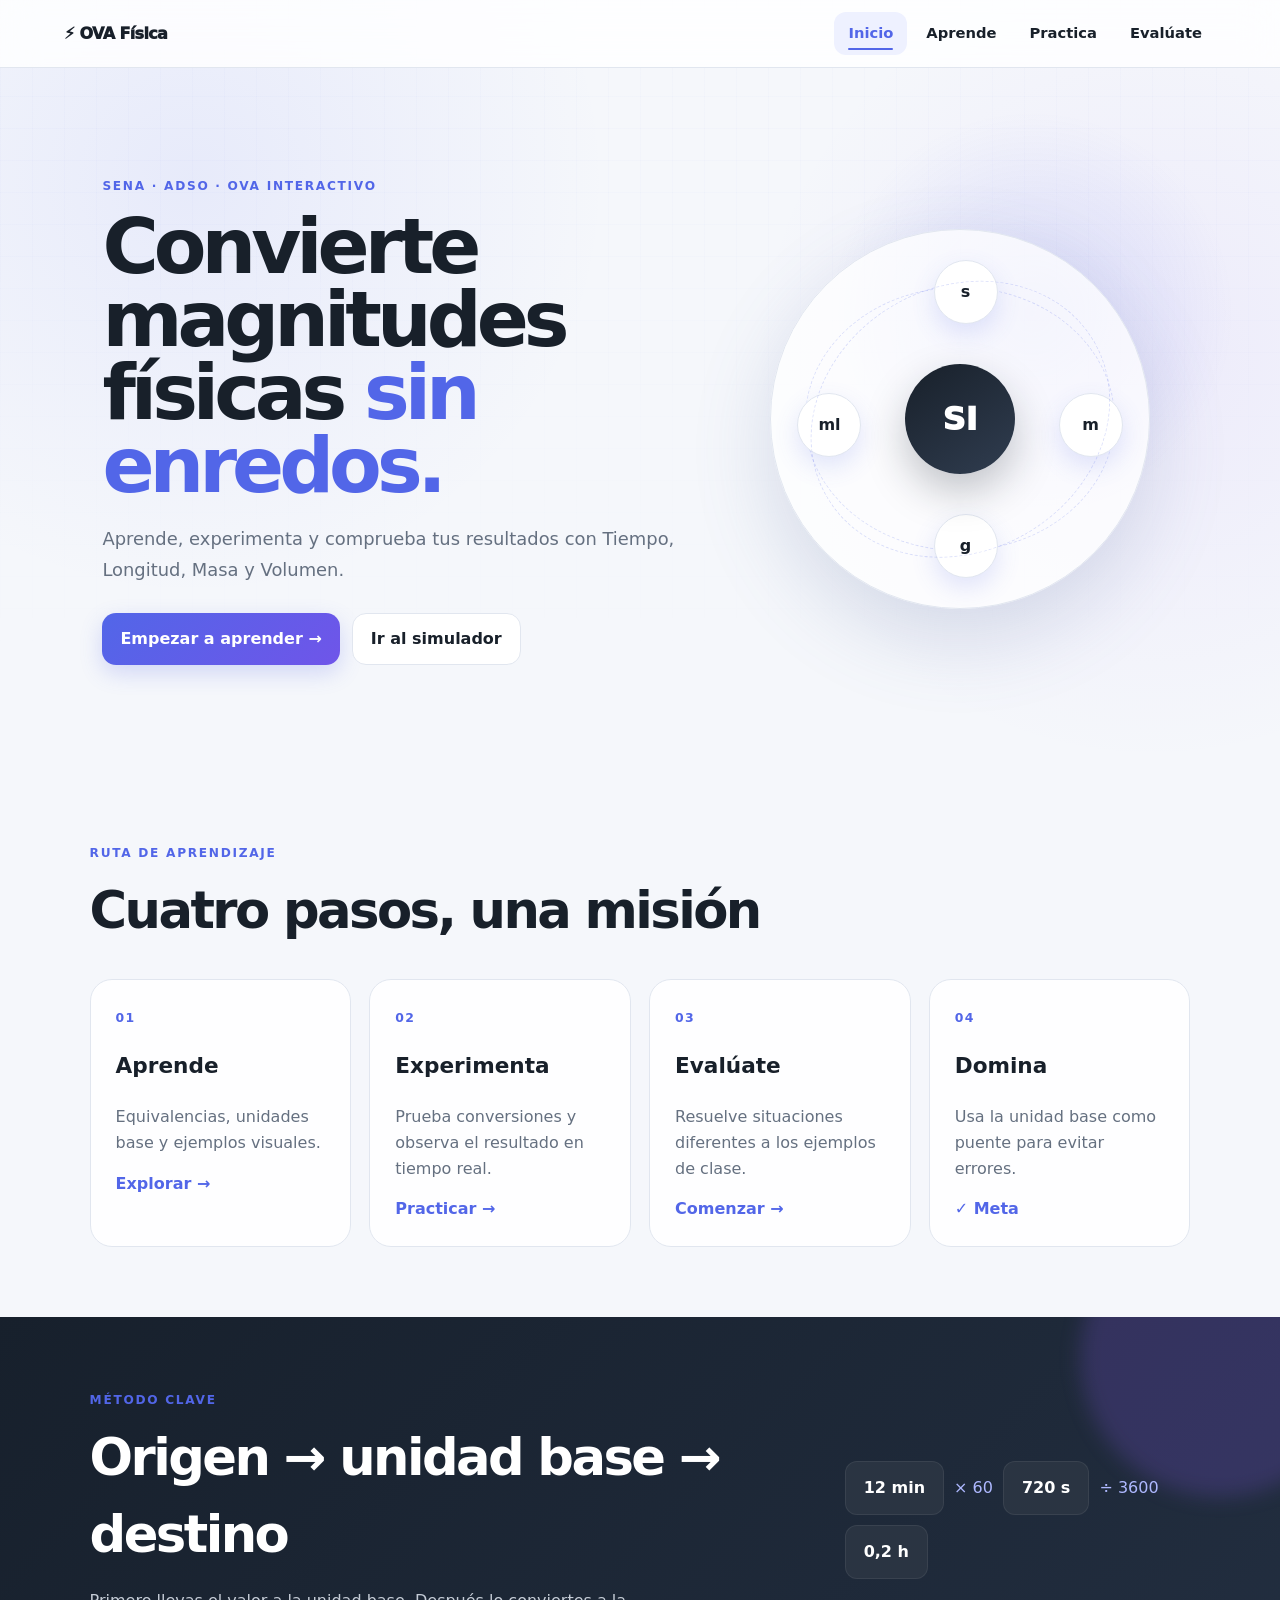
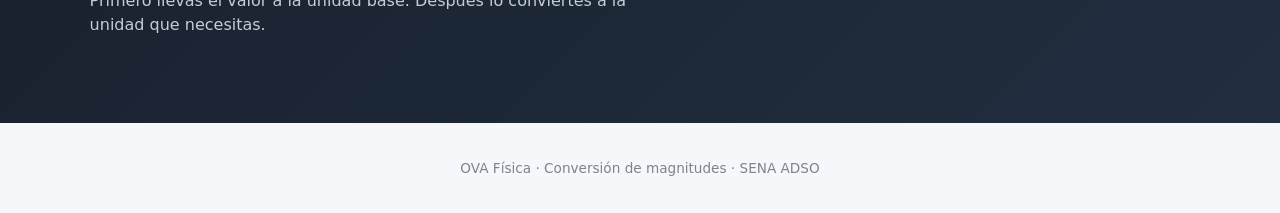
<file: index.html>
<!DOCTYPE html>
<html lang="es">

<head>
  <meta charset="UTF-8">
  <meta name="viewport" content="width=device-width, initial-scale=1.0">
  <title>Inicio · OVA Física</title>
  <link rel="stylesheet" href="css/estilos.css">
</head>

<body>
  <header class="topbar">
    <a class="brand" href="index.html">⚡ OVA Física</a>
    <nav aria-label="Navegación principal">
      <a href="index.html">Inicio</a>
      <a href="contenidos.html">Aprende</a>
      <a href="actividad.html">Practica</a>
      <a href="evaluacion.html">Evalúate</a>
    </nav>
  </header>
  <main>
    <section class="hero">
      <div class="hero-copy">
        <span class="eyebrow">SENA · ADSO · OVA interactivo</span>
        <h1>Convierte magnitudes físicas <span>sin enredos.</span></h1>
        <p>Aprende, experimenta y comprueba tus resultados con Tiempo, Longitud, Masa y Volumen.</p>
        <div class="actions">
          <a class="btn primary" href="contenidos.html">Empezar a aprender →</a>
          <a class="btn ghost" href="actividad.html">Ir al simulador</a>
        </div>
      </div>
      <div class="hero-orbit" aria-hidden="true">
        <div class="orbit-center">SI</div>
        <div class="orbit o1">s</div>
        <div class="orbit o2">m</div>
        <div class="orbit o3">g</div>
        <div class="orbit o4">ml</div>
      </div>
    </section>
    <section class="section">
      <div class="section-head"><span class="eyebrow">Ruta de aprendizaje</span>
        <h2>Cuatro pasos, una misión</h2>
      </div>
      <div class="cards four">
        <a class="feature-card" href="contenidos.html"><b>01</b>
          <h3>Aprende</h3>
          <p>Equivalencias, unidades base y ejemplos visuales.</p><span>Explorar →</span>
        </a>
        <a class="feature-card" href="actividad.html"><b>02</b>
          <h3>Experimenta</h3>
          <p>Prueba conversiones y observa el resultado en tiempo real.</p><span>Practicar →</span>
        </a>
        <a class="feature-card" href="evaluacion.html"><b>03</b>
          <h3>Evalúate</h3>
          <p>Resuelve situaciones diferentes a los ejemplos de clase.</p><span>Comenzar →</span>
        </a>
        <div class="feature-card"><b>04</b>
          <h3>Domina</h3>
          <p>Usa la unidad base como puente para evitar errores.</p><span>✓ Meta</span>
        </div>
      </div>
    </section>
    <section class="section dark-panel">
      <div><span class="eyebrow">Método clave</span>
        <h2>Origen → unidad base → destino</h2>
        <p>Primero llevas el valor a la unidad base. Después lo conviertes a la unidad que necesitas.</p>
      </div>
      <div class="formula-flow"><span>12 min</span><i>× 60</i><span>720 s</span><i>÷ 3600</i><span>0,2 h</span></div>
    </section>
  </main>
  <footer>OVA Física · Conversión de magnitudes · SENA ADSO</footer>
<script src="js/animaciones.js"></script>
<script src="js/interacciones.js"></script>
</body>
</html>
</file>
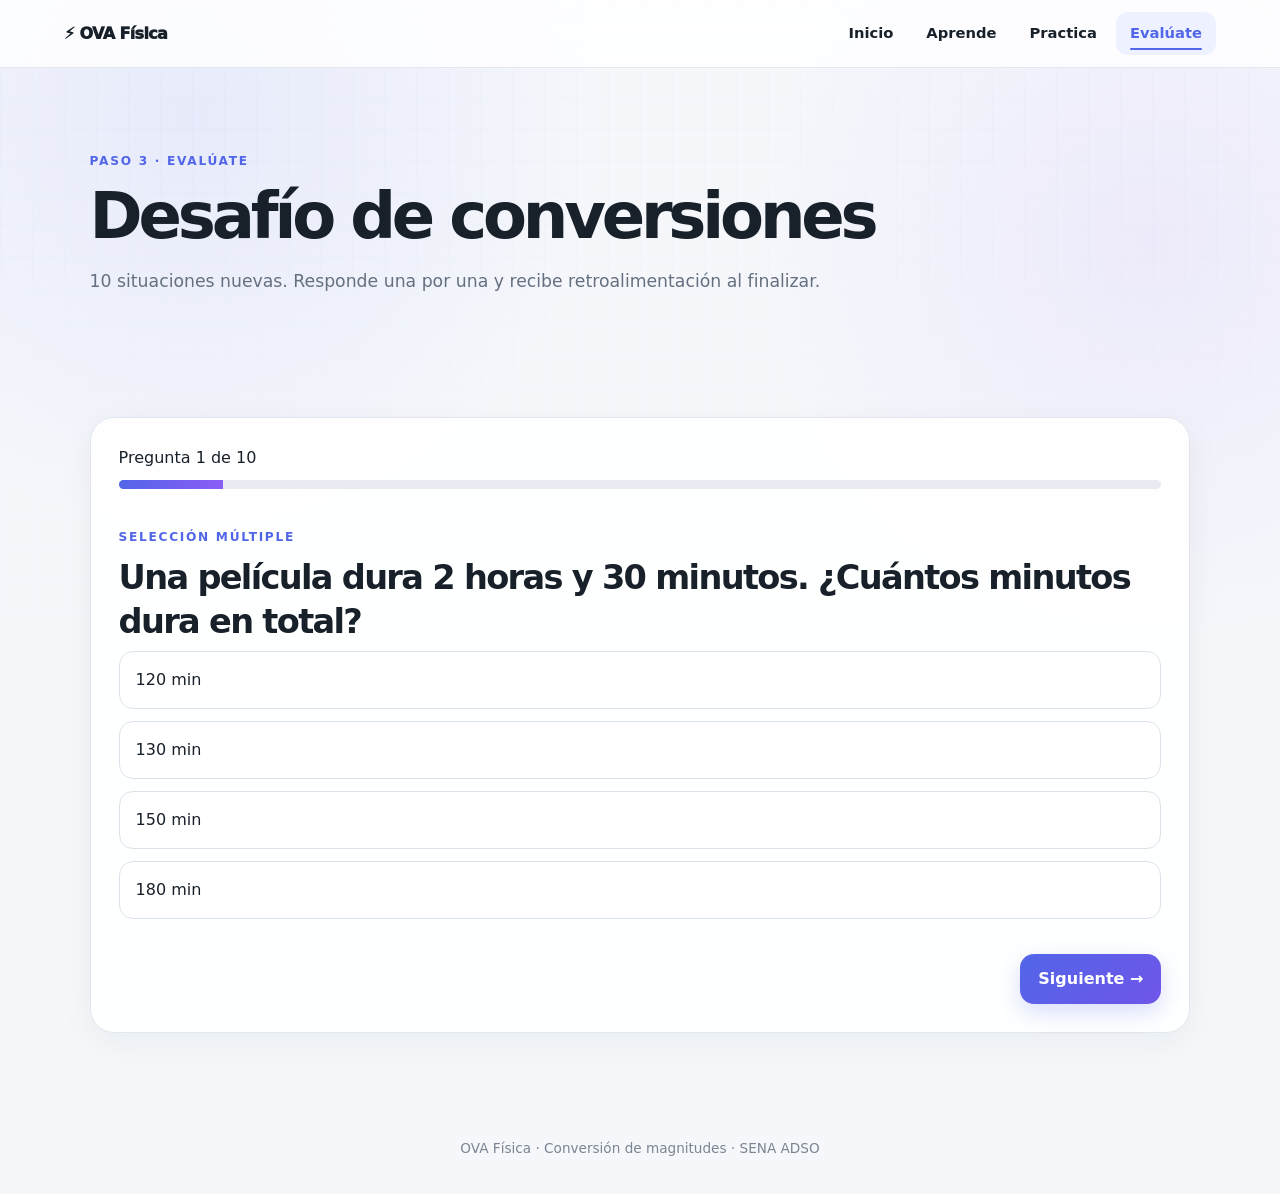
<file: evaluacion.html>
<!DOCTYPE html>
<html lang="es">

<head>
  <meta charset="UTF-8">
  <meta name="viewport" content="width=device-width, initial-scale=1.0">
  <title>Evaluación · OVA Física</title>
  <link rel="stylesheet" href="css/estilos.css">
</head>

<body>
  <header class="topbar">
    <a class="brand" href="index.html">⚡ OVA Física</a>
    <nav aria-label="Navegación principal">
      <a href="index.html">Inicio</a>
      <a href="contenidos.html">Aprende</a>
      <a href="actividad.html">Practica</a>
      <a href="evaluacion.html">Evalúate</a>
    </nav>
  </header>
  <main>
    <section class="page-hero compact"><span class="eyebrow">Paso 3 · Evalúate</span>
      <h1>Desafío de conversiones</h1>
      <p>10 situaciones nuevas. Responde una por una y recibe retroalimentación al finalizar.</p>
    </section>
    <section class="section">
      <div class="quiz-shell">
        <div class="quiz-progress"><span id="progreso-texto">Pregunta 1 de 10</span>
          <div><i id="barra-progreso"></i></div>
        </div>
        <div id="contenedor-preguntas"></div>

        <!-- Contenedor de resultado integrado correctamente en el flujo -->
        <div id="resultado-final" class="result-final hidden"></div>

        <div class="quiz-actions">
          <button id="anterior" class="btn ghost" type="button">← Anterior</button>
          <button id="siguiente" class="btn primary" type="button">Siguiente →</button>
          <button id="boton-calificar" class="btn primary hidden" type="button">Finalizar evaluación</button>
        </div>
      </div>
    </section>
  </main>
  <footer>OVA Física · Conversión de magnitudes · SENA ADSO</footer>

  <script src="js/evaluacion.js"></script>
  <script src="js/interacciones.js"></script>
</body>

</html>
</file>
<file: css/estilos.css>
@import url("variables.css");
@import url("animaciones.css");

*{box-sizing:border-box}
html{scroll-behavior:smooth}
body{
  margin:0;
  font-family:Inter,ui-sans-serif,system-ui,-apple-system,BlinkMacSystemFont,"Segoe UI",sans-serif;
  background:
    radial-gradient(circle at 15% 10%, rgba(91,108,245,.09), transparent 26rem),
    radial-gradient(circle at 90% 20%, rgba(139,92,246,.08), transparent 25rem),
    var(--color-fondo);
  color:var(--color-texto);
  line-height:1.5;
  overflow-x:hidden;
}
body::before{
  content:"";position:fixed;inset:0;pointer-events:none;z-index:-1;
  background-image:linear-gradient(rgba(82,102,232,.025) 1px,transparent 1px),linear-gradient(90deg,rgba(82,102,232,.025) 1px,transparent 1px);
  background-size:32px 32px;
  mask-image:linear-gradient(to bottom,black,transparent 75%);
}
a{text-decoration:none;color:inherit}
button,input,select{font:inherit}
button{color:inherit}
::selection{background:var(--color-primario);color:#fff}
:focus-visible{outline:3px solid rgba(82,102,232,.35);outline-offset:3px}

.topbar{
  position:sticky;top:0;z-index:50;min-height:68px;
  background:rgba(255,255,255,.82);backdrop-filter:blur(18px);
  border-bottom:1px solid var(--color-borde);
  display:flex;align-items:center;justify-content:space-between;
  padding:10px clamp(18px,5vw,72px);
}
.topbar::after{content:"";position:absolute;left:0;bottom:-1px;height:2px;width:var(--scroll-progress,0%);background:linear-gradient(90deg,var(--color-primario),var(--color-acento));transition:width .1s linear}
.brand{font-weight:950;letter-spacing:-.04em;display:inline-flex;align-items:center;gap:8px}
.brand::first-letter{color:var(--color-primario)}
.topbar nav{display:flex;gap:5px;align-items:center}
.topbar nav a{
  position:relative;padding:10px 14px;border-radius:12px;font-size:.92rem;font-weight:750;
  transition:transform var(--transicion),background var(--transicion),color var(--transicion);
}
.topbar nav a::after{content:"";position:absolute;left:14px;right:14px;bottom:5px;height:2px;border-radius:99px;background:var(--color-primario);transform:scaleX(0);transform-origin:center;transition:transform var(--transicion)}
.topbar nav a:hover{background:var(--color-superficie-acento);transform:translateY(-1px)}
.topbar nav a.active{color:var(--color-primario);background:var(--color-superficie-acento)}
.topbar nav a.active::after{transform:scaleX(1)}

.hero{
  min-height:78vh;padding:80px clamp(24px,8vw,120px);
  display:grid;grid-template-columns:1.15fr .85fr;gap:50px;align-items:center;
  position:relative;isolation:isolate;
}
.hero::before{
  content:"";position:absolute;width:420px;height:420px;border-radius:50%;
  background:radial-gradient(circle,rgba(82,102,232,.14),transparent 68%);
  right:3%;top:5%;z-index:-1;animation:flotar 7s ease-in-out infinite;
}
.hero h1,.page-hero h1{font-size:clamp(2.5rem,6vw,5.5rem);line-height:.95;letter-spacing:-.065em;margin:14px 0 22px}
.hero h1 span{color:var(--color-primario)}
.hero p{font-size:1.12rem;max-width:650px;line-height:1.7;color:var(--color-texto-suave)}
.eyebrow{font-size:.76rem;text-transform:uppercase;letter-spacing:.14em;font-weight:900;color:var(--color-primario)}
.actions{display:flex;gap:12px;margin-top:28px;flex-wrap:wrap}

.btn{
  border:0;border-radius:14px;padding:13px 18px;font-weight:850;cursor:pointer;
  display:inline-flex;align-items:center;justify-content:center;gap:8px;
  transition:transform var(--transicion),box-shadow var(--transicion),background var(--transicion),filter var(--transicion);
  position:relative;overflow:hidden;
}
.btn::after{content:"";position:absolute;width:20px;height:20px;border-radius:50%;background:rgba(255,255,255,.35);transform:scale(0);opacity:0}
.btn.ripple::after{animation:onda .55s ease-out}
.btn:hover{transform:translateY(-2px);box-shadow:0 12px 25px rgba(24,32,42,.12)}
.btn:active{transform:translateY(0) scale(.98)}
.btn.primary{background:linear-gradient(135deg,var(--color-primario),#6f55e9);color:#fff;box-shadow:0 8px 22px rgba(82,102,232,.22)}
.btn.primary:hover{filter:brightness(1.05)}
.btn.ghost{background:var(--color-superficie);border:1px solid var(--color-borde)}

.hero-orbit{
  width:min(380px,80vw);aspect-ratio:1;border-radius:50%;background:rgba(255,255,255,.72);
  border:1px solid var(--color-borde);box-shadow:var(--sombra-fuerte);position:relative;display:grid;place-items:center;margin:auto;
  animation:entradaZoom .8s .15s both;
}
.hero-orbit::before,.hero-orbit::after{content:"";position:absolute;border:1px dashed rgba(82,102,232,.2);border-radius:50%;inset:15% 9%}
.hero-orbit::after{inset:9% 15%;transform:rotate(60deg)}
.orbit-center{width:110px;height:110px;border-radius:50%;background:linear-gradient(145deg,#18202a,#303d50);color:#fff;display:grid;place-items:center;font-size:2rem;font-weight:950;box-shadow:0 18px 40px rgba(24,32,42,.25);z-index:2}
.orbit{position:absolute;width:64px;height:64px;border-radius:50%;display:grid;place-items:center;background:#fff;font-weight:900;box-shadow:0 10px 25px rgba(82,102,232,.16);border:1px solid var(--color-borde);animation:pulso 3s ease-in-out infinite}
.o1{top:8%;left:43%}.o2{right:7%;top:43%;animation-delay:.5s}.o3{bottom:8%;left:43%;animation-delay:1s}.o4{left:7%;top:43%;animation-delay:1.5s}

.section{padding:70px clamp(20px,7vw,100px);max-width:1300px;margin:auto}
.section-head{margin-bottom:30px}
.section h2{font-size:clamp(2rem,4vw,3.4rem);letter-spacing:-.05em;margin:8px 0}
.cards{display:grid;gap:18px}.cards.four{grid-template-columns:repeat(4,1fr)}
.feature-card{
  background:rgba(255,255,255,.86);border:1px solid var(--color-borde);border-radius:22px;padding:25px;min-height:220px;
  transition:transform var(--transicion),box-shadow var(--transicion),border-color var(--transicion);
  position:relative;overflow:hidden;
}
.feature-card::before{content:"";position:absolute;inset:0 auto auto 0;width:100%;height:3px;background:linear-gradient(90deg,var(--color-primario),var(--color-acento));transform:scaleX(0);transform-origin:left;transition:transform .35s}
.feature-card:hover{transform:translateY(-7px);box-shadow:var(--sombra);border-color:#d5daf1}
.feature-card:hover::before{transform:scaleX(1)}
.feature-card b{color:var(--color-primario);font-size:.78rem;letter-spacing:.1em}
.feature-card h3{font-size:1.35rem}.feature-card p{color:var(--color-texto-suave);line-height:1.6}.feature-card span{font-weight:850;color:var(--color-primario)}

.dark-panel{max-width:none;background:linear-gradient(135deg,#17202c,#222e40);color:#fff;display:flex;justify-content:space-between;gap:40px;align-items:center;position:relative;overflow:hidden}
.dark-panel::before{content:"";position:absolute;width:280px;height:280px;border-radius:50%;right:-80px;top:-100px;background:rgba(139,92,246,.2);filter:blur(10px)}
.dark-panel p{color:#c5ccd6;max-width:550px}
.formula-flow{display:flex;gap:10px;align-items:center;flex-wrap:wrap;position:relative;z-index:1}
.formula-flow span{background:#2a3442;padding:14px 18px;border-radius:12px;font-weight:800;border:1px solid #ffffff12}
.formula-flow i{color:#aeb8ff;font-style:normal}

.page-hero{padding:80px clamp(20px,7vw,100px) 35px;max-width:1300px;margin:auto}
.page-hero.compact h1{font-size:clamp(2.5rem,5vw,4.6rem)}
.page-hero p{color:var(--color-texto-suave);font-size:1.08rem;max-width:760px}
.content-section{padding-top:10px}
.etiqueta-paso{display:inline-block;font-size:.75rem;font-weight:900;color:var(--color-primario);text-transform:uppercase;letter-spacing:.12em}
.subtitulo-seccion{color:var(--color-texto-suave);max-width:780px}

.guia-conversion{
  margin:22px 0 30px;
  padding:20px;
  border:1px solid var(--color-borde);
  border-radius:20px;
  background:linear-gradient(135deg,rgba(255,255,255,.96),rgba(246,247,255,.95));
  box-shadow:0 8px 25px rgba(24,32,42,.05);
}
.guia-conversion-cabecera{display:flex;align-items:center;gap:12px;margin-bottom:14px}
.guia-conversion-cabecera strong{font-size:1.15rem}
.guia-conversion-grid{display:grid;grid-template-columns:1fr 1fr;gap:14px}
.guia-conversion-grid article{padding:16px;border-radius:15px;background:#fff;border:1px solid #e4e7f0}
.guia-operacion{display:inline-block;font-weight:900;color:var(--color-primario);margin-bottom:7px}
.guia-conversion-grid p{margin:0 0 7px;color:var(--color-texto-suave);line-height:1.5}
.guia-conversion-grid small{color:#697483;font-weight:700}
@media(max-width:700px){.guia-conversion-grid{grid-template-columns:1fr}}
.pestanas-magnitud{display:flex;gap:8px;flex-wrap:wrap;margin:25px 0}
.boton-pestana{
  border:1px solid var(--color-borde);background:rgba(255,255,255,.9);padding:12px 18px;border-radius:13px;font-weight:850;cursor:pointer;
  transition:transform var(--transicion),background var(--transicion),color var(--transicion),box-shadow var(--transicion);
}
.boton-pestana:hover{transform:translateY(-2px);box-shadow:0 8px 20px rgba(24,32,42,.08)}
.boton-pestana[aria-selected="true"]{background:linear-gradient(135deg,var(--color-primario),#6f55e9);color:#fff;box-shadow:0 9px 22px rgba(82,102,232,.22)}
.panel-magnitud{display:none}.panel-magnitud.panel-activo{display:block;animation:entradaSeccion .42s both}
.tabla-equivalencias{width:100%;border-collapse:separate;border-spacing:0;background:#fff;border:1px solid var(--color-borde);border-radius:18px;overflow:hidden;margin:15px 0 30px;box-shadow:0 8px 30px rgba(24,32,42,.04)}
.tabla-equivalencias caption{text-align:left;padding:16px 18px;font-weight:900;background:#f6f7ff;color:var(--color-primario)}
.tabla-equivalencias th,.tabla-equivalencias td{padding:14px;text-align:left;border-bottom:1px solid #edf0f4}
.tabla-equivalencias th{background:#fafbff}.tabla-equivalencias tr:last-child td{border-bottom:0}.tabla-equivalencias tbody tr{transition:background .2s}.tabla-equivalencias tbody tr:hover{background:#f8f9ff}

.tarjeta-ejemplo{
  background:rgba(255,255,255,.92);border:1px solid var(--color-borde);border-radius:20px;padding:20px;margin:15px 0;
  display:grid;grid-template-columns:1fr minmax(260px,420px);gap:20px;align-items:center;
  box-shadow:0 7px 25px rgba(24,32,42,.04);transition:transform var(--transicion),box-shadow var(--transicion),border-color var(--transicion);
}
.tarjeta-ejemplo:hover{transform:translateY(-4px);box-shadow:var(--sombra);border-color:#d8dcf2}
.tarjeta-ejemplo h4{margin-top:0}.tarjeta-ejemplo li{margin:8px 0;color:var(--color-texto-suave)}
.tarjeta-ejemplo li strong{color:var(--color-primario)}.lienzo-ejemplo{width:100%;height:190px;min-height:190px;border-radius:14px}

.lab-grid{display:grid;grid-template-columns:.8fr 1.2fr;gap:20px}
.converter-card,.chart-card,.quiz-shell,.challenge{
  background:rgba(255,255,255,.9);border:1px solid var(--color-borde);border-radius:24px;padding:28px;box-shadow:0 10px 35px rgba(24,32,42,.05)
}
.converter-card{position:relative}.converter-card::before{content:"";position:absolute;left:0;top:24px;bottom:24px;width:3px;border-radius:99px;background:linear-gradient(var(--color-primario),var(--color-acento))}
.field{margin-bottom:16px}.field label{display:block;font-weight:850;margin-bottom:7px}
.field input,.field select{width:100%;padding:13px 14px;border:1px solid #d9dfe9;border-radius:12px;background:#fff;font:inherit;transition:border-color var(--transicion),box-shadow var(--transicion),transform var(--transicion)}
.field input:hover,.field select:hover{border-color:#bfc7db}.field input:focus,.field select:focus{border-color:var(--color-primario);box-shadow:0 0 0 4px rgba(82,102,232,.1);outline:0}
.field small{display:block;color:var(--color-error);min-height:20px;margin-top:5px;font-weight:650}
.two{display:grid;grid-template-columns:1fr 1fr;gap:12px}
.result-box{padding:20px;border-radius:18px;background:linear-gradient(135deg,#eef1ff,#f6f2ff);display:flex;justify-content:space-between;align-items:center;border:1px solid #e1e3fb}
.result-box strong{font-size:1.6rem;color:var(--color-primario);transition:transform .25s}
.result-box.resultado-actualizado strong{animation:popResultado .4s}
.quick{display:flex;gap:8px;margin-top:16px;flex-wrap:wrap}
.quick button{border:1px solid #dce2eb;background:white;border-radius:9px;padding:8px 12px;cursor:pointer;transition:transform .2s,background .2s,border-color .2s}
.quick button:hover{transform:translateY(-2px);background:#f2f4ff;border-color:#cbd2f4}.quick button:active{transform:scale(.96)}
.chart-title{display:flex;justify-content:space-between;gap:10px;margin-bottom:10px}.chart-title small{color:#697483}.chart-card canvas{width:100%;height:auto;border-radius:14px}
.challenge{margin-top:20px;display:flex;align-items:center;gap:15px;flex-wrap:wrap}.challenge h3{width:100%;margin-bottom:0}.challenge p{color:#687180}.challenge span:last-child{font-weight:850;color:var(--color-exito)}

.quiz-progress>div{height:9px;background:#e8ebf1;border-radius:10px;margin-top:10px;overflow:hidden}.quiz-progress i{display:block;height:100%;background:linear-gradient(90deg,var(--color-primario),var(--color-acento));width:10%;transition:width .45s cubic-bezier(.22,.61,.36,1)}
.pregunta-card{margin:35px 0;animation:entradaSeccion .4s both}.pregunta-card h2{font-size:clamp(1.4rem,3vw,2.1rem);line-height:1.3}
.opciones{display:grid;gap:12px}.opcion{padding:16px;border:1px solid #dce2eb;border-radius:14px;background:white;text-align:left;cursor:pointer;font:inherit;transition:transform .2s,border-color .2s,background .2s,box-shadow .2s}
.opcion:hover{transform:translateX(4px);border-color:#c7cef0;box-shadow:0 8px 20px rgba(24,32,42,.06)}
.opcion.selected{border-color:var(--color-primario);background:#eef1ff;box-shadow:0 0 0 3px rgba(82,102,232,.08);animation:seleccion .25s}
.respuesta-input{padding:14px;width:100%;border:1px solid #dce2eb;border-radius:12px;font-size:1.1rem;transition:border-color .2s,box-shadow .2s}.respuesta-input:focus{border-color:var(--color-primario);box-shadow:0 0 0 4px rgba(82,102,232,.1);outline:0}
.quiz-actions{display:flex;justify-content:flex-end;gap:10px;flex-wrap:wrap}.hidden{display:none!important}
.result-final{margin-top:20px;padding:24px;border-radius:20px;background:linear-gradient(135deg,#eef1ff,#f6f2ff);border:1px solid #dfe3fb;animation:entradaZoom .5s both}.result-final h2{font-size:2.3rem;margin-top:0;color:var(--color-primario)}.result-final p{color:#596272}
.mensaje-error-conversor{color:var(--color-error);min-height:20px}
.reveal{opacity:0;transform:translateY(18px)}.reveal.visible{animation:entradaSeccion .65s cubic-bezier(.22,.61,.36,1) both}
footer{text-align:center;padding:35px;color:#7b8491;font-size:.85rem}
.scroll-top{position:fixed;right:20px;bottom:20px;z-index:40;width:44px;height:44px;border:0;border-radius:50%;background:#18202a;color:#fff;cursor:pointer;box-shadow:0 10px 25px rgba(24,32,42,.2);opacity:0;transform:translateY(15px);pointer-events:none;transition:opacity .25s,transform .25s}.scroll-top.visible{opacity:1;transform:none;pointer-events:auto}
@media(prefers-reduced-motion:reduce){*,*::before,*::after{animation-duration:.001ms!important;animation-iteration-count:1!important;scroll-behavior:auto!important;transition-duration:.001ms!important}}

/* Escenas interactivas por magnitud */
.escena-magnitud{position:relative;margin:0 0 22px;padding:16px;border:1px solid #dfe4f2;border-radius:22px;background:linear-gradient(135deg,rgba(255,255,255,.96),rgba(247,248,255,.92));box-shadow:0 14px 35px rgba(24,32,42,.07);overflow:hidden;animation:escenaEntrada .55s cubic-bezier(.22,.61,.36,1) both}
.escena-magnitud::after{content:"";position:absolute;width:180px;height:180px;border-radius:50%;right:-80px;top:-90px;background:rgba(139,92,246,.09);animation:orbitarEscena 8s linear infinite}
.escena-cabecera{position:relative;z-index:2;display:flex;justify-content:space-between;align-items:center;gap:15px;margin-bottom:10px}
.escena-cabecera>div{display:flex;align-items:center;gap:12px}.escena-icono{width:44px;height:44px;display:grid;place-items:center;border-radius:14px;background:#eef1ff;font-size:1.45rem;box-shadow:inset 0 0 0 1px #dfe3fb;animation:pulsoEscena 2.8s ease-in-out infinite}
.escena-cabecera strong{display:block;font-size:.98rem}.escena-cabecera small{display:block;color:#697483;font-size:.78rem;max-width:600px}.escena-chip{padding:7px 10px;border-radius:999px;background:#f1edff;color:#6746c8;font-size:.7rem;font-weight:900;text-transform:uppercase;letter-spacing:.08em;white-space:nowrap}
.canvas-magnitud{display:block;width:100%;height:250px;border-radius:16px;position:relative;z-index:1}
.chart-card>.escena-magnitud{margin:-8px -4px 18px}.chart-card>.escena-magnitud .canvas-magnitud{height:230px}
.escena-tiempo .escena-icono{background:#fff5dc}.escena-longitud .escena-icono{background:#e9f8ff}.escena-masa .escena-icono{background:#f0eaff}.escena-volumen .escena-icono{background:#e8f7ff}
@keyframes escenaEntrada{from{opacity:0;transform:translateY(12px) scale(.985)}to{opacity:1;transform:none}}
@keyframes pulsoEscena{0%,100%{transform:scale(1) rotate(0)}50%{transform:scale(1.06) rotate(-2deg)}}
@keyframes orbitarEscena{from{transform:rotate(0deg) translateX(0)}to{transform:rotate(360deg) translateX(15px)}}
@media(max-width:700px){.escena-cabecera{align-items:flex-start}.escena-chip{display:none}.escena-cabecera small{font-size:.72rem}.canvas-magnitud{height:210px}.chart-card>.escena-magnitud .canvas-magnitud{height:210px}}

/* ===== RESPONSIVIDAD FINAL ===== */
/* Responsive global: conserva la lógica y adapta únicamente la presentación. */

@media (max-width: 1000px){
  .hero{grid-template-columns:1fr;padding-top:60px;min-height:auto}
  .hero-orbit{width:min(360px,72vw)}
  .lab-grid{grid-template-columns:1fr}
  .tarjeta-ejemplo{grid-template-columns:1fr}
  .dark-panel{align-items:flex-start;flex-direction:column}
}

@media (max-width: 850px){
  .topbar{padding-inline:20px}
  .topbar nav{flex-wrap:wrap;justify-content:flex-end}
  .topbar nav a{padding:8px 9px;font-size:.82rem}
  .cards.four{grid-template-columns:1fr 1fr}
  .section{padding-inline:24px}
  .page-hero{padding-inline:24px}
  .pestanas-magnitud{gap:7px}
  .boton-pestana{padding:10px 14px}
  .result-box{gap:14px;align-items:flex-start;flex-wrap:wrap}
}

@media (max-width: 700px){
  .topbar{position:relative;min-height:auto;flex-direction:column;align-items:stretch;padding:10px 16px}
  .brand{justify-content:center}
  .topbar nav{width:100%;justify-content:center;gap:4px}
  .topbar nav a{padding:8px 9px;font-size:.8rem}

  .hero{padding:42px 20px;gap:28px}
  .hero h1,.page-hero h1{font-size:clamp(2.15rem,11vw,3.4rem)}
  .hero p{font-size:1rem}
  .hero-orbit{width:min(300px,84vw)}

  .section{padding:48px 16px}
  .page-hero{padding:48px 16px 24px}
  .section h2{font-size:clamp(1.8rem,8vw,2.6rem)}

  .cards.four{grid-template-columns:1fr}
  .two,.guia-conversion-grid{grid-template-columns:1fr}
  .tarjeta-ejemplo{grid-template-columns:1fr;padding:16px;gap:14px}
  .tarjeta-ejemplo h4{font-size:1rem;line-height:1.35}

  .converter-card,.chart-card,.quiz-shell,.challenge{padding:18px}
  .lab-grid{gap:14px}
  .escena-magnitud{padding:12px;border-radius:18px}
  .escena-cabecera{align-items:flex-start}
  .escena-cabecera > div{min-width:0}
  .escena-cabecera strong,.escena-cabecera small{overflow-wrap:anywhere}
  .escena-chip{display:none}
  .canvas-magnitud{height:clamp(190px,42vw,230px);min-height:190px}
  .chart-card>.escena-magnitud .canvas-magnitud{height:clamp(190px,42vw,230px)}

  .tabla-equivalencias{display:block;width:100%;overflow-x:auto;-webkit-overflow-scrolling:touch;white-space:nowrap}
  .tabla-equivalencias caption{white-space:normal}
  .tabla-equivalencias th,.tabla-equivalencias td{padding:11px 12px}

  .formula-flow{justify-content:center}
  .formula-flow span{padding:11px 13px}
  .quick{gap:6px}
  .quick button{padding:8px 10px}
  .quiz-actions{justify-content:stretch}
  .quiz-actions .btn{width:100%}
  .result-final h2{font-size:1.9rem}
  .detalle-resultados{max-height:260px}
}

@media (max-width: 430px){
  .topbar nav a{font-size:.74rem;padding:7px 6px}
  .hero{padding-inline:14px}
  .section{padding-inline:12px}
  .page-hero{padding-inline:12px}
  .converter-card,.chart-card,.quiz-shell,.challenge{padding:14px}
  .guia-conversion{padding:14px}
  .guia-conversion-grid article{padding:13px}
  .escena-magnitud{padding:10px}
  .escena-icono{width:38px;height:38px;font-size:1.2rem}
  .escena-cabecera small{font-size:.7rem}
  .canvas-magnitud{height:190px;min-height:180px}
  .chart-card>.escena-magnitud .canvas-magnitud{height:190px}
  .lienzo-ejemplo{height:170px;min-height:170px}
  .two{gap:8px}
  .field input,.field select{font-size:16px}
}
</file>
